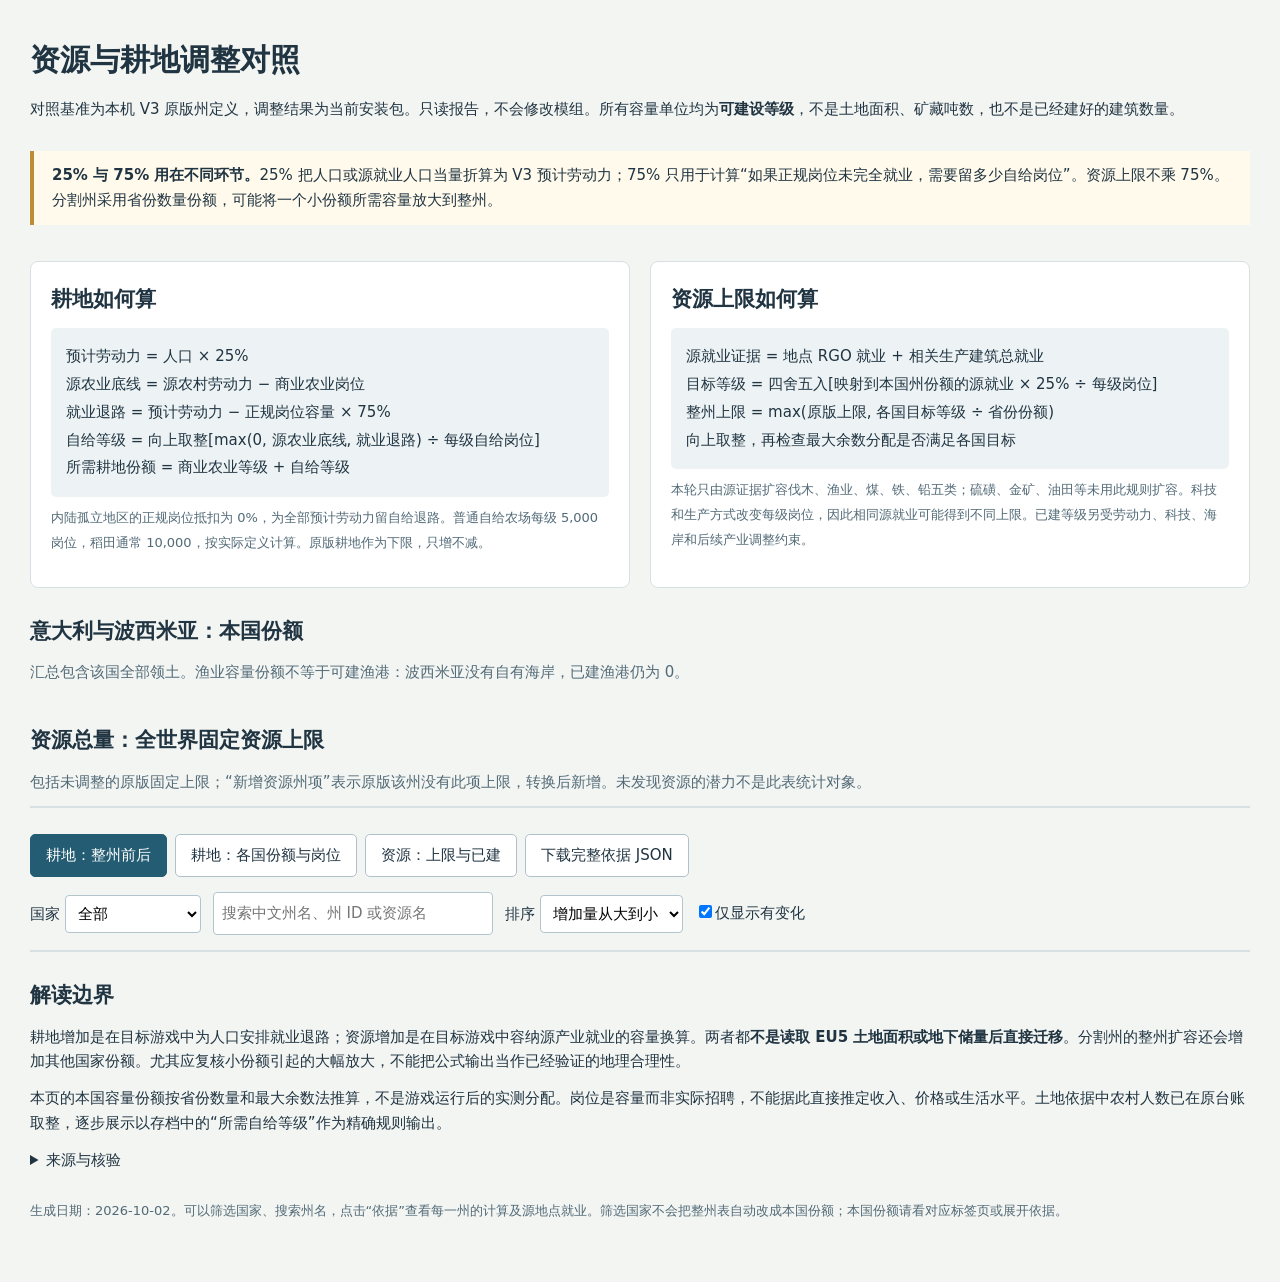
<file: tools/land_resource_comparison.html>
<!doctype html><html lang="zh-CN"><meta charset="utf-8"><meta name="viewport" content="width=device-width,initial-scale=1">
<title>资源与耕地调整对照</title>
<style>
:root{color-scheme:light;--ink:#203442;--muted:#526a77;--line:#d7e0e2;--blue:#245d73;--teal:#16716c}*{box-sizing:border-box}body{margin:0;background:#f3f5f2;color:var(--ink);font:15px/1.65 "Microsoft YaHei",system-ui,sans-serif}main{max-width:1400px;margin:auto;padding:35px 30px 60px}h1{font-size:30px;margin:0 0 8px}h2{font-size:21px;margin:26px 0 12px}h3{font-size:17px;margin:18px 0 8px}p{margin:8px 0 12px}.muted{color:var(--muted)}.card{background:white;border:1px solid var(--line);border-radius:8px;padding:20px;margin-top:18px}.metrics{display:grid;grid-template-columns:repeat(3,1fr);gap:16px}.metrics .card{border-top:4px solid var(--teal)}.big{font-size:30px;font-weight:650;line-height:1.3}small{font-size:13px;color:var(--muted)}.cols{display:grid;grid-template-columns:1fr 1fr;gap:20px}.note{border-left:4px solid #bd8c37;background:#fffaeb;padding:12px 18px;margin:18px 0}.formula{background:#edf3f4;padding:15px;font-family:inherit;white-space:pre-wrap;line-height:1.85;border-radius:5px}.tabs{display:flex;gap:8px;margin:26px 0 10px;flex-wrap:wrap}button{border:1px solid #aec1c8;background:white;color:var(--ink);padding:8px 15px;border-radius:5px;font:inherit;cursor:pointer}button.on{background:var(--blue);border-color:var(--blue);color:white}button:hover{filter:brightness(.95)}.controls{display:flex;gap:12px;align-items:center;flex-wrap:wrap;margin:15px 0}select,input{font:inherit;padding:8px;border:1px solid #b2c5cd;border-radius:4px;background:white}input[type=search]{min-width:280px}.tablewrap{overflow:auto;border:1px solid var(--line);background:white}table{border-collapse:collapse;width:100%;font-variant-numeric:tabular-nums}th,td{padding:10px 13px;border-bottom:1px solid var(--line);text-align:left;vertical-align:top}th{background:#e9eff0;white-space:nowrap;position:sticky;top:0}tbody tr:nth-child(even){background:#f8faf9}td.num,th.num{text-align:right;white-space:nowrap}.delta{color:var(--teal);font-weight:600}.id{font:11px/1.4 ui-monospace,monospace;color:#657c87;display:block;word-break:break-all}.tight th,.tight td{padding:7px 10px}.close{float:right}.src{overflow-wrap:anywhere;font:12px/1.8 ui-monospace,monospace}.pill{font-size:12px;color:#775c2f;background:#f7ebd0;padding:2px 6px;border-radius:3px}#detail{scroll-margin-top:15px}footer{margin-top:28px;color:var(--muted);font-size:13px}@media(max-width:850px){main{padding:20px 12px}.metrics,.cols{grid-template-columns:1fr}.big{font-size:26px}h1{font-size:24px}}
</style><main>
<h1>资源与耕地调整对照</h1><p class="muted" id="version"></p>
<p>对照基准为本机 V3 原版州定义，调整结果为当前安装包。只读报告，不会修改模组。所有容量单位均为<strong>可建设等级</strong>，不是土地面积、矿藏吨数，也不是已经建好的建筑数量。</p>
<div class="metrics" id="metrics"></div>
<div class="note"><strong>25% 与 75% 用在不同环节。</strong>25% 把人口或源就业人口当量折算为 V3 预计劳动力；75% 只用于计算“如果正规岗位未完全就业，需要留多少自给岗位”。资源上限不乘 75%。分割州采用省份数量份额，可能将一个小份额所需容量放大到整州。</div>
<div class="cols"><section class="card"><h2 style="margin-top:0">耕地如何算</h2><div class="formula">预计劳动力 = 人口 × 25%
源农业底线 = 源农村劳动力 − 商业农业岗位
就业退路 = 预计劳动力 − 正规岗位容量 × 75%
自给等级 = 向上取整[max(0, 源农业底线, 就业退路) ÷ 每级自给岗位]
所需耕地份额 = 商业农业等级 + 自给等级</div><p><small>内陆孤立地区的正规岗位抵扣为 0%，为全部预计劳动力留自给退路。普通自给农场每级 5,000 岗位，稻田通常 10,000，按实际定义计算。原版耕地作为下限，只增不减。</small></p></section>
<section class="card"><h2 style="margin-top:0">资源上限如何算</h2><div class="formula">源就业证据 = 地点 RGO 就业 + 相关生产建筑总就业
目标等级 = 四舍五入[映射到本国州份额的源就业 × 25% ÷ 每级岗位]
整州上限 = max(原版上限, 各国目标等级 ÷ 省份份额)
向上取整，再检查最大余数分配是否满足各国目标</div><p><small>本轮只由源证据扩容伐木、渔业、煤、铁、铅五类；硫磺、金矿、油田等未用此规则扩容。科技和生产方式改变每级岗位，因此相同源就业可能得到不同上限。已建等级另受劳动力、科技、海岸和后续产业调整约束。</small></p></section></div>
<h2>意大利与波西米亚：本国份额</h2><p class="muted">汇总包含该国全部领土。渔业容量份额不等于可建渔港：波西米亚没有自有海岸，已建渔港仍为 0。</p><div class="cols" id="countries"></div>
<h2>资源总量：全世界固定资源上限</h2><p class="muted">包括未调整的原版固定上限；“新增资源州项”表示原版该州没有此项上限，转换后新增。未发现资源的潜力不是此表统计对象。</p><div class="tablewrap" id="resourceSummary"></div>
<div class="tabs"><button class="on" data-tab="land">耕地：整州前后</button><button data-tab="parts">耕地：各国份额与岗位</button><button data-tab="resources">资源：上限与已建</button><button id="download">下载完整依据 JSON</button></div>
<div class="controls"><label>国家 <select id="country"><option value="">全部</option><option value="ITA">意大利 ITA</option><option value="BOH">波西米亚 BOH</option></select></label><input id="search" type="search" placeholder="搜索中文州名、州 ID 或资源名"><label>排序 <select id="sort"><option value="delta">增加量从大到小</option><option value="ratio">倍率从大到小</option><option value="name">州 ID</option></select></label><label><input id="changed" type="checkbox" checked>仅显示有变化</label></div>
<p id="scope" class="muted"></p><div class="tablewrap" id="table"></div><section id="detail" class="card" hidden></section>
<h2>解读边界</h2><p>耕地增加是在目标游戏中为人口安排就业退路；资源增加是在目标游戏中容纳源产业就业的容量换算。两者都<strong>不是读取 EU5 土地面积或地下储量后直接迁移</strong>。分割州的整州扩容还会增加其他国家份额。尤其应复核小份额引起的大幅放大，不能把公式输出当作已经验证的地理合理性。</p>
<p>本页的本国容量份额按省份数量和最大余数法推算，不是游戏运行后的实测分配。岗位是容量而非实际招聘，不能据此直接推定收入、价格或生活水平。土地依据中农村人数已在原台账取整，逐步展示以存档中的“所需自给等级”作为精确规则输出。</p>
<details><summary>来源与核验</summary><p id="verification"></p><div id="sources" class="src"></div></details><footer>生成日期：2026-10-02。可以筛选国家、搜索州名，点击“依据”查看每一州的计算及源地点就业。筛选国家不会把整州表自动改成本国份额；本国份额请看对应标签页或展开依据。</footer>
</main><script>
const D=__DATA__;
const $=s=>document.querySelector(s),esc=s=>String(s??'').replace(/[&<>"']/g,c=>({'&':'&amp;','<':'&lt;','>':'&gt;','"':'&quot;',"'":'&#39;'}[c]));
const n=(x,d=0)=>Number(x).toLocaleString('zh-CN',{maximumFractionDigits:d});const pct=x=>n(x*100,2)+'%';
const cell=(x,num=false)=>`<td class="${num?'num':''}">${x}</td>`;
function table(headers,rows){return '<table><thead><tr>'+headers.map(x=>'<th>'+x+'</th>').join('')+'</tr></thead><tbody>'+rows.map(r=>'<tr>'+r.join('')+'</tr>').join('')+'</tbody></table>'}
$('#version').textContent=`当前安装 ${D.installed_version} · 经济来源 ${D.run} · 原版州定义与实际输出逐项比对`;
$('#metrics').innerHTML=[['调整耕地',`${D.totals.changed_land_states} 州`,`这些州合计 ${n(D.totals.land_before)} → ${n(D.totals.land_after)}，增加 ${n(D.totals.land_after-D.totals.land_before)}`],['调整资源上限',`${D.totals.resource_entries} 项`,`覆盖 ${D.totals.resource_states} 州；同一州多种资源分项统计`],['规则中的参数','25% / 75%','预计劳动力比例 / 正规岗位安全抵扣比例']].map(a=>`<div class="card"><small>${a[0]}</small><div class="big">${a[1]}</div><small>${a[2]}</small></div>`).join('');
$('#countries').innerHTML=Object.entries(D.summary).map(([t,s])=>`<div class="card"><h3 style="margin-top:0">${esc(s.name)} ${t}</h3><p>耕地份额 <strong>${n(s.land_before)} → ${n(s.land_after)}</strong>，增加 ${n(s.land_after-s.land_before)}；${s.changed_parts} 个本国州份额变化。</p><div class="tablewrap tight">${table(['资源','原上限份额','新上限份额','已建等级'],s.resources.map(r=>[cell(esc(r.name)),cell(n(r.before),true),cell(n(r.after),true),cell(n(r.built),true)]))}</div></div>`).join('');
$('#resourceSummary').innerHTML=table(['资源','原世界上限','新世界上限','增加','变化州项','其中从 0 新增'],D.groups.filter(r=>r.changed).map(r=>[cell(esc(r.name)),cell(n(r.before),true),cell(n(r.after),true),cell('+'+n(r.after-r.before),true),cell(n(r.changed),true),cell(n(r.new),true)]));
$('#verification').textContent=`安装版州定义与 ${D.run} 一致；${D.verification.land_caps_reconstructed} 州耕地从就业台账和份额重新计算一致；${D.verification.resource_caps_reconstructed} 项资源上限从源就业、各国份额和生产方式重新计算一致；源就业总量与资源台账一致。`;
$('#sources').innerHTML=D.sources.map(s=>'<div>'+esc(s)+'</div>').join('');
const tags=[...new Set(D.parts.map(r=>r.country))].filter(t=>!['ITA','BOH'].includes(t)).sort();$('#country').innerHTML+=tags.map(t=>`<option value="${esc(t)}">${esc(t)}</option>`).join('');
let tab='land',visible=[];
const ratio=r=>{const a=r.before??r.old_arable_share,b=r.after??r.new_arable_share;return a?b/a:(b?Number.MAX_VALUE:1)};
function draw(){const c=$('#country').value,q=$('#search').value.toLowerCase(),sort=$('#sort').value;visible=D[tab].filter(r=>(!c||(tab==='parts'?r.country===c:r.countries.includes(c)))&&(!$('#changed').checked||r.delta!==0)&&JSON.stringify([r.name,r.state,r.resource_name,r.country]).toLowerCase().includes(q));visible.sort((a,b)=>sort==='name'?a.state.localeCompare(b.state):sort==='ratio'?(ratio(b)-ratio(a)):b.delta-a.delta);
let h,rs;
const name=r=>cell(`${esc(r.name)}<span class="id">${esc(r.state)}</span>`),btn=i=>cell(`<button data-row="${i}">依据</button>`);
if(tab==='land'){h=['州','归属','原整州耕地','新整州耕地','增加','倍率','主要需求方',''];rs=visible.map((r,i)=>[name(r),cell(esc(r.countries.join(' / '))),cell(n(r.before),true),cell(n(r.after),true),cell('+'+n(r.delta),true),cell(r.multiple?n(r.multiple,2)+'×':'新增',true),cell(`${esc(r.driver)}（${pct(r.driver_share)}）`),btn(i)]);}
else if(tab==='parts'){h=['州','国家','省份占比','原耕地份额','新耕地份额','增加','预计劳动力','正规岗位容量',''];rs=visible.map((r,i)=>[name(r),cell(esc(r.country)),cell(pct(r.province_share),true),cell(n(r.old_arable_share),true),cell(n(r.new_arable_share),true),cell('+'+n(r.delta),true),cell(n(r.estimated_workforce),true),cell(n(r.formal_job_capacity),true),btn(i)]);}
else{h=['州','资源','原整州上限','新整州上限','增加','整州已建','源就业当量','分割州',''];rs=visible.map((r,i)=>[name(r),cell(esc(r.resource_name)),cell(n(r.before),true),cell(n(r.after),true),cell('+'+n(r.delta),true),cell(n(r.built),true),cell(n(r.source_people,2),true),cell(r.split?'是':'否'),btn(i)]);}
$('#table').innerHTML=table(h,rs);$('#scope').textContent=`共 ${visible.length} 行。${tab==='parts'?'这里列各国在州内的份额。':'这里列整州容量；国家筛选表示“该国拥有此州的一部分”，数值仍为整州。'} 资源页仅含实际调整的 687 项，未调整种类不在明细中。`;
$('#table').querySelectorAll('[data-row]').forEach(b=>b.onclick=()=>detail(visible[+b.dataset.row]));}
function landDetail(ps){return ps.map(r=>`<h3>${esc(r.country_name)} ${esc(r.country)}：占 ${r.province_count}/${r.province_total} 个省份</h3><div class="formula">居民 ${n(r.population)} × 25% = ${n(r.population*.25,2)} 预计劳动力
正规岗位 ${n(r.formal_job_capacity)} × ${pct(r.formal_staffing_credit)} = ${n(r.formal_job_capacity*r.formal_staffing_credit,2)} 岗位抵扣
就业退路 = ${n(Math.max(0,r.fallback_workers),2)}；源农业底线剩余 = ${n(r.rural_workers_remaining)}
源农业所需自给等级 ${n(r.source_rural_subsistence_levels)}；退路所需自给等级 ${n(Math.ceil(Math.max(0,r.fallback_workers)/r.subsistence_jobs_per_level))}
商业农业 ${n(r.commercial_arable_levels)} 级 + 自给 ${n(r.required_arable_share-r.commercial_arable_levels)} 级 = 所需份额 ${n(r.required_arable_share)}
实际分配份额：${n(r.old_arable_share)} → ${n(r.new_arable_share)}；每级自给岗位 ${n(r.subsistence_jobs_per_level)}</div><p><small>主要约束：${r.constraint}。${r.isolated_market_full_workforce_fallback?'内陆孤立地区，正规岗位不抵扣。':''} 分割州先以份额反推整州容量，再用最大余数法核对。</small></p>`).join('');}
function detail(r){let body=`<button class="close" onclick="document.querySelector('#detail').hidden=true">收起</button><h2 style="margin-top:0">${esc(r.name)} ${esc(r.resource_name||'')} 的调整依据</h2>`;
if(tab==='resources'){body+=`<p>整州上限 ${r.before} → ${r.after}；源就业当量合计 ${n(r.source_people,2)}。表中“目标级数”使用资源播种阶段的生产方式；最终已建建筑可能在后续采用不同自动化。</p><div class="tablewrap">`+table(['国家','省份份额','源就业当量','×25%','每级岗位','目标级数','旧份额','新份额','已建'],r.allocations.map(x=>[cell(esc(x.country)),cell(`${x.province_count}/${x.province_total}`),cell(n(x.source_people,2),true),cell(n(x.source_people*.25,2),true),cell(x.jobs_per_level===null?'不适用':n(x.jobs_per_level),true),cell(n(x.requested),true),cell(n(x.before),true),cell(n(x.after),true),cell(n(x.built),true)]))+'</div>';
body+=r.allocations.filter(x=>x.pms.length).map(x=>`<p class="src">${esc(x.country)} 的生产方式：${esc(x.pms.join(' / '))}</p>`).join('');body+=`<h3>源地点贡献（按就业当量排序，显示前 20 / 共 ${r.evidence.length} 项）</h3><div class="tablewrap">`+table(['源地点 ID 名称','目标国','RGO 就业映射','建筑就业映射','合计'],r.evidence.slice(0,20).map(e=>[cell(esc(e.location)),cell(esc(e.country)),cell(n(e.rgo,2),true),cell(n(e.buildings,2),true),cell(n(e.total,2),true)]))+'</div><p><small>源建筑就业是建筑总数值 × 1,000，不再乘建筑等级；分割地点按既有人口地理映射分摊。全部地点贡献保存在完整 JSON。</small></p>';}
else body+=landDetail(tab==='parts'?[r]:r.parts);
$('#detail').innerHTML=body;$('#detail').hidden=false;$('#detail').scrollIntoView({behavior:'smooth',block:'start'});}
document.querySelectorAll('[data-tab]').forEach(b=>b.onclick=()=>{tab=b.dataset.tab;document.querySelectorAll('[data-tab]').forEach(x=>x.classList.toggle('on',x===b));$('#detail').hidden=true;draw()});['country','search','sort','changed'].forEach(id=>$('#'+id).addEventListener('input',draw));
$('#download').onclick=()=>{const a=document.createElement('a');a.href=URL.createObjectURL(new Blob([JSON.stringify(D,null,2)],{type:'application/json'}));a.download='资源与耕地完整对照.json';a.click();setTimeout(()=>URL.revokeObjectURL(a.href),1000)};draw();
</script></html>
</file>
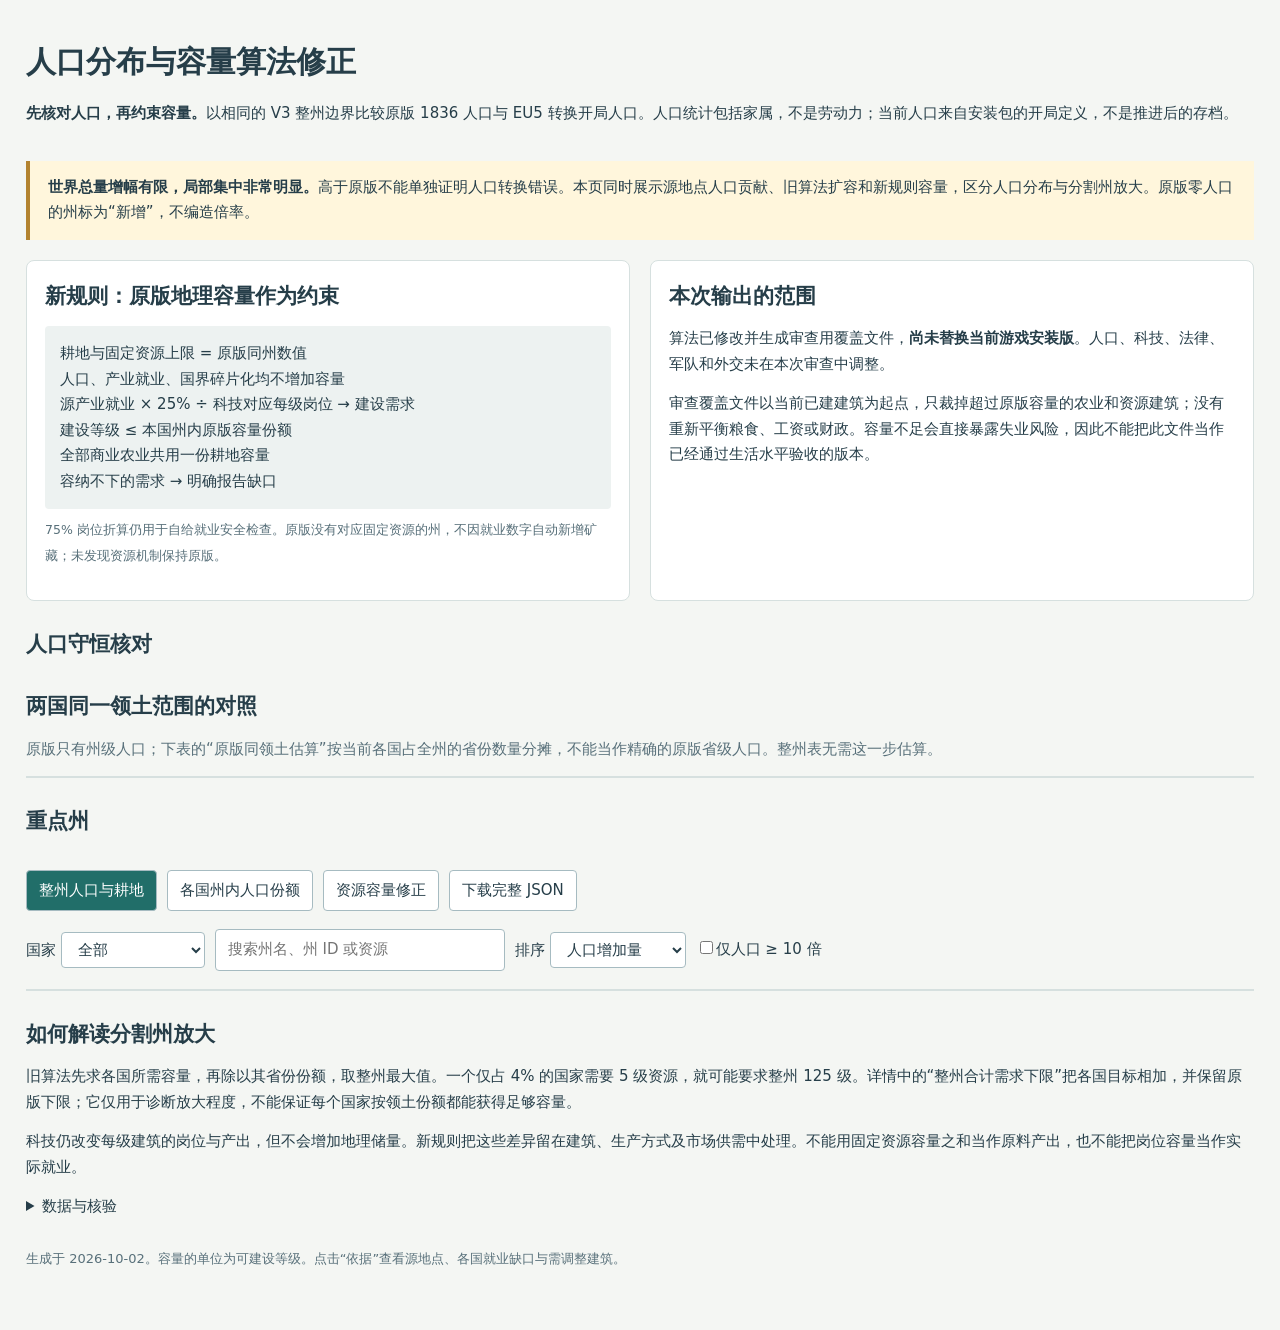
<file: tools/population_geography_comparison.html>
<!doctype html><html lang="zh-CN"><meta charset="utf-8"><meta name="viewport" content="width=device-width, initial-scale=1"><title>人口分布与容量算法修正</title>
<style>
:root{color-scheme:light;--ink:#263e49;--teal:#216e69;--line:#d6e0df}*{box-sizing:border-box}body{margin:0;background:#f4f6f3;color:var(--ink);font:15px/1.7 "Microsoft YaHei",system-ui,sans-serif}main{max-width:1440px;padding:36px 26px 60px;margin:auto}h1{font-size:30px;margin:0 0 5px}h2{font-size:21px;margin:26px 0 12px}h3{font-size:17px}p{margin:8px 0 14px}small,.muted{color:#58707a}.cards{display:grid;grid-template-columns:repeat(3,1fr);gap:15px}.card{background:white;border:1px solid var(--line);border-radius:8px;padding:18px}.big{font-size:28px;font-weight:650}.note{background:#fff6dc;border-left:4px solid #b3832f;padding:14px 18px;margin:20px 0}.cols{display:grid;grid-template-columns:1fr 1fr;gap:20px}.controls{display:flex;gap:10px;flex-wrap:wrap;align-items:center;margin:18px 0}button,input,select{font:inherit;border:1px solid #a6bbc1;border-radius:4px;padding:7px 12px;background:white;color:inherit}button{cursor:pointer}button.on{color:white;background:var(--teal)}button:hover{filter:brightness(.93)}input[type=search]{min-width:290px}.tablewrap{overflow:auto;background:white;border:1px solid var(--line)}table{border-collapse:collapse;width:100%;font-variant-numeric:tabular-nums}th,td{padding:10px 12px;border-bottom:1px solid var(--line);text-align:left;vertical-align:top}th{background:#e7eeec;white-space:nowrap}tr:nth-child(even){background:#f8faf8}.num{text-align:right;white-space:nowrap}.id{display:block;font-size:11px;color:#627d88}.hot{color:#a04d1e;font-weight:bold}.pill{font-size:12px;background:#e7eeec;padding:2px 6px;white-space:nowrap}dialog{border:1px solid #9db5b9;border-radius:8px;width:min(1180px,95vw);max-height:90vh;padding:24px;color:var(--ink)}dialog::backdrop{background:#17333a99}dialog h2{margin-top:0}.close{float:right}.formula{white-space:pre-wrap;background:#edf2f1;padding:15px;border-radius:4px}.examples{display:flex;flex-wrap:wrap;gap:8px}.sources{font:12px/1.8 monospace;overflow-wrap:anywhere}footer{margin-top:28px;font-size:13px;color:#58707a}@media(max-width:850px){main{padding:20px 12px}.cards,.cols{grid-template-columns:1fr}h1{font-size:24px}}
</style><main>
<h1>人口分布与容量算法修正</h1><p class="muted" id="version"></p>
<p><strong>先核对人口，再约束容量。</strong>以相同的 V3 整州边界比较原版 1836 人口与 EU5 转换开局人口。人口统计包括家属，不是劳动力；当前人口来自安装包的开局定义，不是推进后的存档。</p>
<div class="cards" id="headline"></div>
<div class="note"><strong>世界总量增幅有限，局部集中非常明显。</strong>高于原版不能单独证明人口转换错误。本页同时展示源地点人口贡献、旧算法扩容和新规则容量，区分人口分布与分割州放大。原版零人口的州标为“新增”，不编造倍率。</div>
<div class="cols"><section class="card"><h2 style="margin-top:0">新规则：原版地理容量作为约束</h2><div class="formula">耕地与固定资源上限 = 原版同州数值
人口、产业就业、国界碎片化均不增加容量
源产业就业 × 25% ÷ 科技对应每级岗位 → 建设需求
建设等级 ≤ 本国州内原版容量份额
全部商业农业共用一份耕地容量
容纳不下的需求 → 明确报告缺口</div><p><small>75% 岗位折算仍用于自给就业安全检查。原版没有对应固定资源的州，不因就业数字自动新增矿藏；未发现资源机制保持原版。</small></p></section>
<section class="card"><h2 style="margin-top:0">本次输出的范围</h2><p>算法已修改并生成审查用覆盖文件，<strong>尚未替换当前游戏安装版</strong>。人口、科技、法律、军队和外交未在本次审查中调整。</p><p>审查覆盖文件以当前已建建筑为起点，只裁掉超过原版容量的农业和资源建筑；没有重新平衡粮食、工资或财政。容量不足会直接暴露失业风险，因此不能把此文件当作已经通过生活水平验收的版本。</p><p id="gaps"></p></section></div>
<h2>人口守恒核对</h2><p id="conservation"></p>
<h2>两国同一领土范围的对照</h2><p class="muted">原版只有州级人口；下表的“原版同领土估算”按当前各国占全州的省份数量分摊，不能当作精确的原版省级人口。整州表无需这一步估算。</p><div class="tablewrap" id="countries"></div>
<h2>重点州</h2><div class="examples" id="examples"></div>
<div class="controls" id="tabs"><button class="on" data-tab="states">整州人口与耕地</button><button data-tab="parts">各国州内人口份额</button><button data-tab="resources">资源容量修正</button><button id="download">下载完整 JSON</button></div>
<div class="controls"><label>国家 <select id="country"><option value="">全部</option><option value="ITA">意大利 ITA</option><option value="BOH">波西米亚 BOH</option></select></label><input id="search" type="search" placeholder="搜索州名、州 ID 或资源"><label>排序 <select id="sort"><option value="delta">人口增加量</option><option value="ratio">人口倍率</option><option value="land">旧耕地扩容量</option><option value="split">分割州放大量</option><option value="name">州 ID</option></select></label><label><input id="tenfold" type="checkbox">仅人口 ≥ 10 倍</label></div>
<p id="scope" class="muted"></p><div class="tablewrap" id="table"></div>
<h2>如何解读分割州放大</h2><p>旧算法先求各国所需容量，再除以其省份份额，取整州最大值。一个仅占 4% 的国家需要 5 级资源，就可能要求整州 125 级。详情中的“整州合计需求下限”把各国目标相加，并保留原版下限；它仅用于诊断放大程度，不能保证每个国家按领土份额都能获得足够容量。</p>
<p>科技仍改变每级建筑的岗位与产出，但不会增加地理储量。新规则把这些差异留在建筑、生产方式及市场供需中处理。不能用固定资源容量之和当作原料产出，也不能把岗位容量当作实际就业。</p>
<details><summary>数据与核验</summary><p>安装包人口逐项匹配人口模块输出；源人口分配总量守恒；审查覆盖文件的耕地与固定资源容量逐州匹配原版；建筑重读并检查各国容量份额。源付薪农业采用上一轮台账的取整值，仅影响就业诊断，不影响人口对照与地理容量。</p><div id="sources" class="sources"></div></details>
<footer>生成于 2026-10-02。容量的单位为可建设等级。点击“依据”查看源地点、各国就业缺口与需调整建筑。</footer>
</main><dialog id="detail"></dialog><script>
const D=__DATA__,S=D.stats,$=s=>document.querySelector(s),n=(v,d=0)=>Number(v).toLocaleString('zh-CN',{maximumFractionDigits:d});
const e=s=>String(s??'').replace(/[&<>"']/g,c=>({'&':'&amp;','<':'&lt;','>':'&gt;','"':'&quot;',"'":'&#39;'}[c]));
const cell=(v,num=false)=>`<td class="${num?'num':''}">${v}</td>`;
const table=(h,rows)=>`<table><thead><tr>${h.map(v=>`<th>${v}</th>`).join('')}</tr></thead><tbody>${rows.map(r=>`<tr>${r.join('')}</tr>`).join('')}</tbody></table>`;
const ratio=v=>v===null?'新增':`${n(v,2)}×`,sign=v=>(v>0?'+':'')+n(v),names=r=>cell(`${e(r.name)}<span class="id">${e(r.state)}</span>`);
$('#version').textContent=`当前安装 ${D.installed_version} · 原版人口与州定义对照 · 新规则审查稿`;
$('#headline').innerHTML=[['世界人口',`${n(S.current_population/1e8,3)} 亿`, `原版 ${n(S.original_population/1e8,3)} 亿 → 增加 ${n((S.current_population/S.original_population-1)*100,2)}%`],['局部人口集中',`${S.double_states} 州 ≥ 2 倍`,`${S.tenfold_states} 州 ≥ 10 倍；共核对 ${S.states} 州`],['耕地容量回归原版',`${n(S.previous_land)} → ${n(S.original_land)}`,`全部州合计；停止用就业需求自动扩地`]].map(v=>`<div class="card"><small>${v[0]}</small><div class="big">${v[1]}</div><small>${v[2]}</small></div>`).join('');
$('#gaps').innerHTML=`按当前建筑裁减后，${n(S.employment_gap_parts)} 个本国州份额仍有满员岗位缺口，合计约 <strong>${n(S.employment_gap_workers/1e4,1)} 万劳动力</strong>。这是规划容量缺口，不是实测失业。`;
$('#conservation').textContent=`EU5 分配人口 ${n(S.source_population,2)} + 空白地区原版补充 ${n(S.template_population)} = ${n(S.source_population+S.template_population,2)}；安装包实际 ${n(S.current_population)}，整数化差异 ${n(S.rounding_difference,2)} 人。未发现人口分配重复造成的世界总量膨胀；地理落点是否合理仍需逐州审查。`;
$('#countries').innerHTML=table(['国家','原版同领土估算','当前人口','倍率','原容量下满员岗位缺口','需裁减农业/资源等级'],Object.entries(D.countries).map(([t,r])=>[cell(`${e(r.name)} ${t}`),cell(n(r.original_same_territory_estimate),true),cell(n(r.current_population),true),cell(ratio(r.current_population/r.original_same_territory_estimate),true),cell(n(r.employment_gap),true),cell(n(r.removed_building_levels),true)]));
$('#sources').innerHTML=Object.keys(D.input_sha256).map(p=>`<div>${e(p)}</div>`).join('');
const lookup=Object.fromEntries(D.states.map(r=>[r.state,r]));
$('#examples').innerHTML=['STATE_UMBRIA','STATE_YEMEN','STATE_LUZON','STATE_BOHEMIA','STATE_SOUTH_SUMATRA','STATE_WESTERN_AUSTRALIA'].map(s=>`<button data-state="${s}">${e(lookup[s].name)} · 人口 ${ratio(lookup[s].population_ratio)}</button>`).join('');
$('#examples').querySelectorAll('button').forEach(b=>b.onclick=()=>detail(lookup[b.dataset.state]));
let tab='states',visible=[];
const source=()=>tab==='resources'?D.states.flatMap(s=>s.resources.map(r=>({...s,resource:r}))):D[tab];
function draw(){const tag=$('#country').value,q=$('#search').value.toLowerCase(),sort=$('#sort').value,ten=$('#tenfold').checked;
visible=source().filter(r=>{const s=lookup[r.state];return (!tag||(tab==='parts'?r.country===tag:s.countries.includes(tag)))&&(!ten||(s.population_ratio??0)>=10)&&JSON.stringify([r.name,r.state,r.resource?.name]).toLowerCase().includes(q)});
const score=r=>{const s=lookup[r.state];return sort==='ratio'?(tab==='parts'?r.ratio:s.population_ratio)??Number.MAX_VALUE:sort==='land'?s.previous_land-s.original_land:sort==='split'?s.land_split_amplification:tab==='parts'?r.current-r.original_estimate:s.population_delta};
visible.sort((a,b)=>sort==='name'?a.state.localeCompare(b.state):score(b)-score(a));
const btn=r=>cell(`<button data-state="${r.state}">依据</button>`);let h,rows;
if(tab==='states'){h=['州','原版人口','当前人口','人口增加','人口倍率','原版耕地','旧算法耕地','新规则耕地',''];rows=visible.map(r=>[names(r),cell(n(r.original_population),true),cell(n(r.current_population),true),cell(sign(r.population_delta),true),cell(`<span class="${r.population_ratio>=10?'hot':''}">${ratio(r.population_ratio)}</span>`,true),cell(n(r.original_land),true),cell(n(r.previous_land),true),cell(n(r.revised_land),true),btn(r)])}
else if(tab==='parts'){h=['州','国家','原版人口估分','当前人口','倍率',''];rows=visible.map(r=>[names(r),cell(e(r.country)),cell(n(r.original_estimate),true),cell(n(r.current),true),cell(ratio(r.ratio),true),btn(r)])}
else{h=['州','资源','人口倍率','原版容量','旧算法容量','新规则容量','当前已建','审查已建',''];rows=visible.map(r=>[names(r),cell(e(r.resource.name)),cell(ratio(r.population_ratio),true),cell(n(r.resource.original),true),cell(n(r.resource.previous),true),cell(n(r.resource.revised),true),cell(n(r.resource.current_built),true),cell(n(r.resource.review_built),true),btn(r)])}
$('#table').innerHTML=table(h,rows);$('#scope').textContent=`共 ${visible.length} 行。${tab==='parts'?'原版人数按当前省份份额估分，当前人数为实际转换定义。':'国家筛选选出其涉及的州，人口和容量仍显示整州总数。'}${tab==='resources'?'资源页列上一轮扩容的 687 项，其他容量保持原版。':''}`;
$('#table').querySelectorAll('button').forEach(b=>b.onclick=()=>detail(lookup[b.dataset.state]));}
function detail(r){let html=`<button class="close" id="close">关闭</button><h2>${e(r.name)}：人口与容量依据</h2><p>${e(r.state)} · 归属 ${e(r.countries.join(' / '))}</p><div class="formula">原版整州人口 ${n(r.original_population)} → 当前 ${n(r.current_population)}，${ratio(r.population_ratio)}
源人口 ${n(r.source_population,2)} + 原版补充 ${n(r.template_population)}
耕地：原版 ${n(r.original_land)} → 旧算法 ${n(r.previous_land)} → 新规则 ${n(r.revised_land)}
旧需求保持时的整州合计需求下限 ${n(r.aggregate_land_demand_without_fragment_multiplier)}
旧算法比合计需求下限多出 ${n(r.land_split_amplification)} 级</div>`;
if(r.resources.length)html+='<h3>资源修正</h3><div class="tablewrap">'+table(['资源','原版','旧算法','新规则','合计需求下限','旧算法多出','当前已建','审查已建'],r.resources.map(x=>[cell(e(x.name)),cell(n(x.original),true),cell(n(x.previous),true),cell(n(x.revised),true),cell(n(x.aggregate_demand_without_fragment_multiplier),true),cell(n(x.split_amplification),true),cell(n(x.current_built),true),cell(n(x.review_built),true)]))+'</div>';
html+='<h3>各国就业诊断：保持人口，约束容量</h3><div class="tablewrap">'+table(['国家','当前人口','原版耕地份额','农业等级','正规岗位','自给岗位','满员缺口','安全折算缺口'],r.employment.map(x=>[cell(e(x.country)),cell(n(x.population),true),cell(n(x.new_arable_share),true),cell(n(x.commercial_arable_levels),true),cell(n(x.formal_job_capacity),true),cell(n(x.new_subsistence_job_capacity),true),cell(n(x.capacity_gap_full_staffing),true),cell(n(x.capacity_gap_safety_staffing),true)]))+'</div><p><small>含原州定义允许的自给岗位。满员缺口未计招聘率、资格和自动生成城市建筑；安全折算沿用 75%，孤立地区沿用 0% 抵扣。</small></p>';
if(r.building_adjustments.length)html+='<h3>超过原容量的已有建筑</h3><div class="tablewrap">'+table(['国家','建筑 ID','当前等级','审查等级','减少岗位容量'],r.building_adjustments.map(x=>[cell(e(x.country)),cell(e(x.building)),cell(n(x.before),true),cell(n(x.after),true),cell(n(x.displaced_job_capacity),true)]))+'</div>';
html+=`<h3>源地点人口贡献：前 25 / 共 ${r.source_places.length} 个地点</h3><div class="tablewrap">`+table(['源地点 ID','分配到本州人口'],r.source_places.slice(0,25).map(x=>[cell(e(x.location)),cell(n(x.population,2),true)]))+'</div><p><small>这里只展示实际映射结果，并不据此认定地点分配正确。全部源地点在 JSON 中。</small></p>';
$('#detail').innerHTML=html;$('#close').onclick=()=>$('#detail').close();$('#detail').showModal();}
$('#tabs').querySelectorAll('[data-tab]').forEach(b=>b.onclick=()=>{tab=b.dataset.tab;$('#tabs').querySelectorAll('[data-tab]').forEach(x=>x.classList.toggle('on',x===b));draw()});
['country','search','sort','tenfold'].forEach(k=>$('#'+k).addEventListener('input',draw));
$('#download').onclick=()=>{const a=document.createElement('a');a.href=URL.createObjectURL(new Blob([JSON.stringify(D,null,2)],{type:'application/json'}));a.download='人口与容量修正对照.json';a.click();setTimeout(()=>URL.revokeObjectURL(a.href),1000)};draw();
</script></html>
</file>
